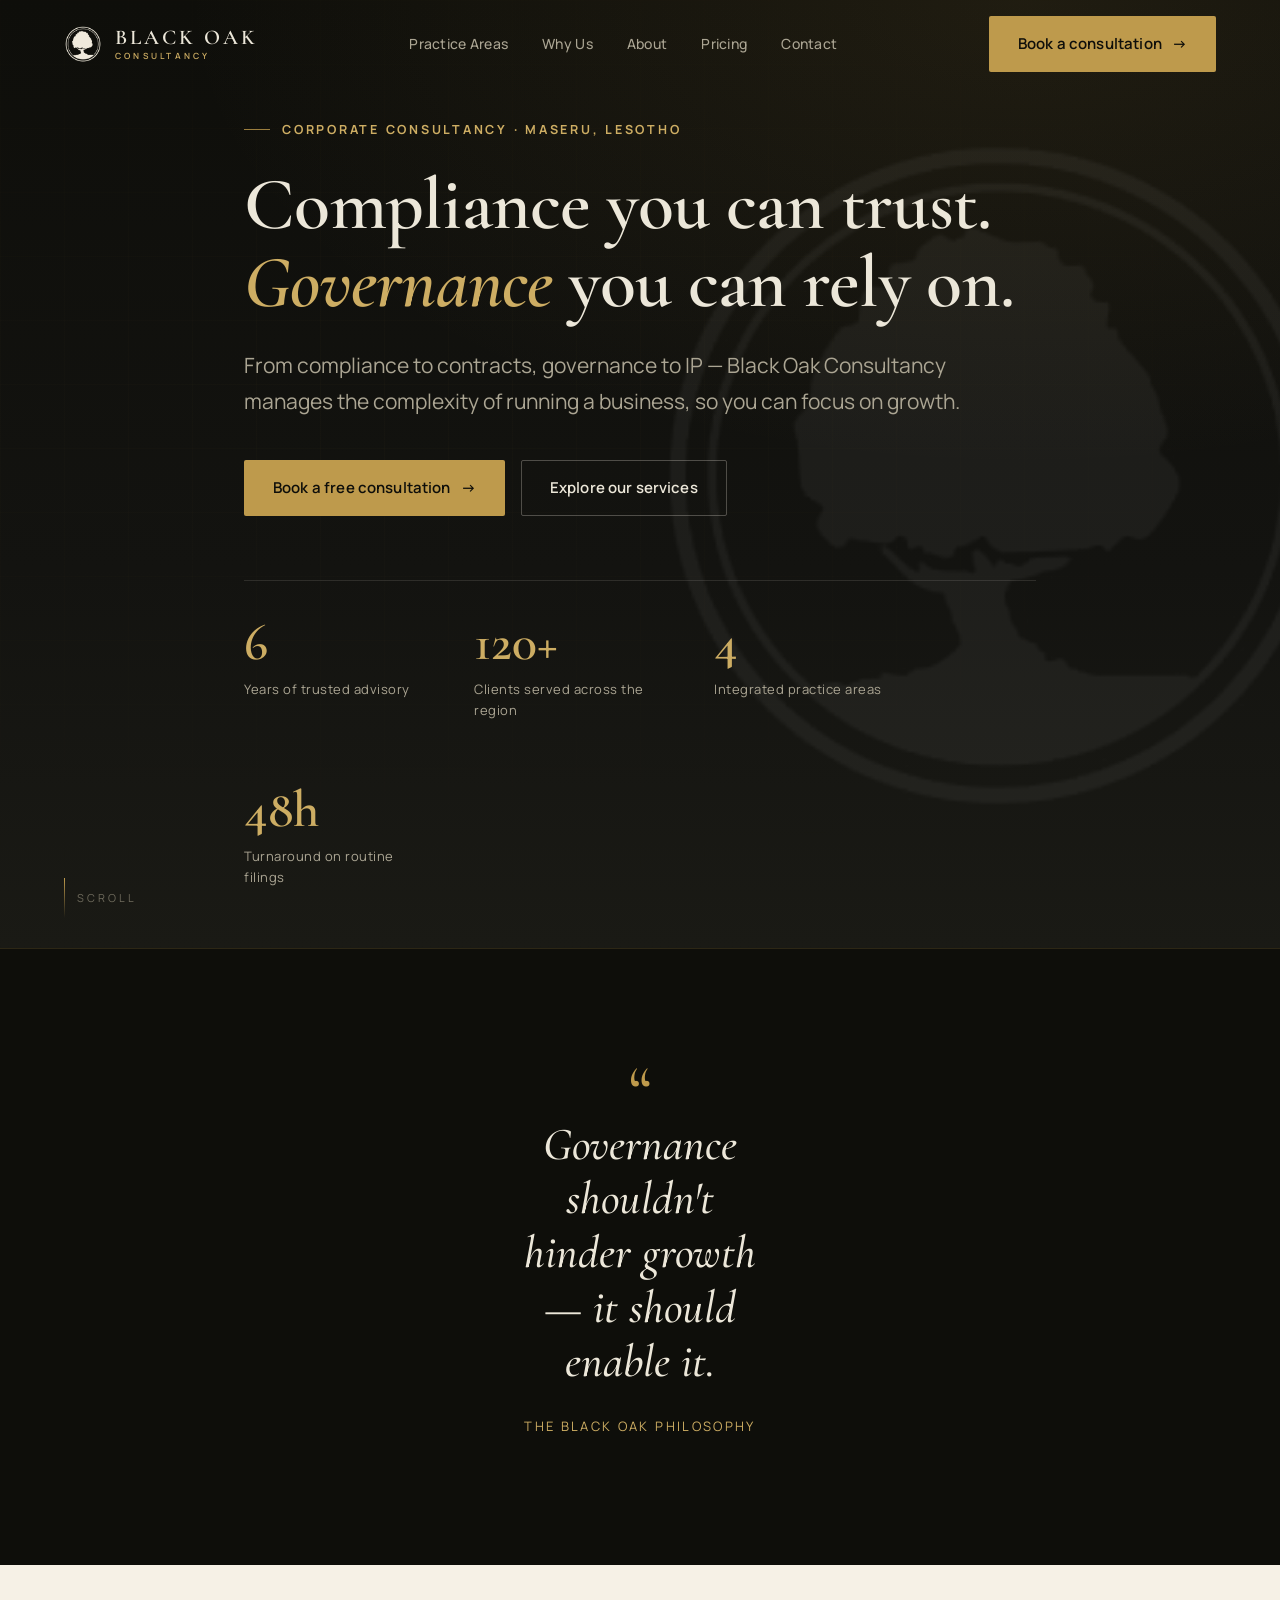
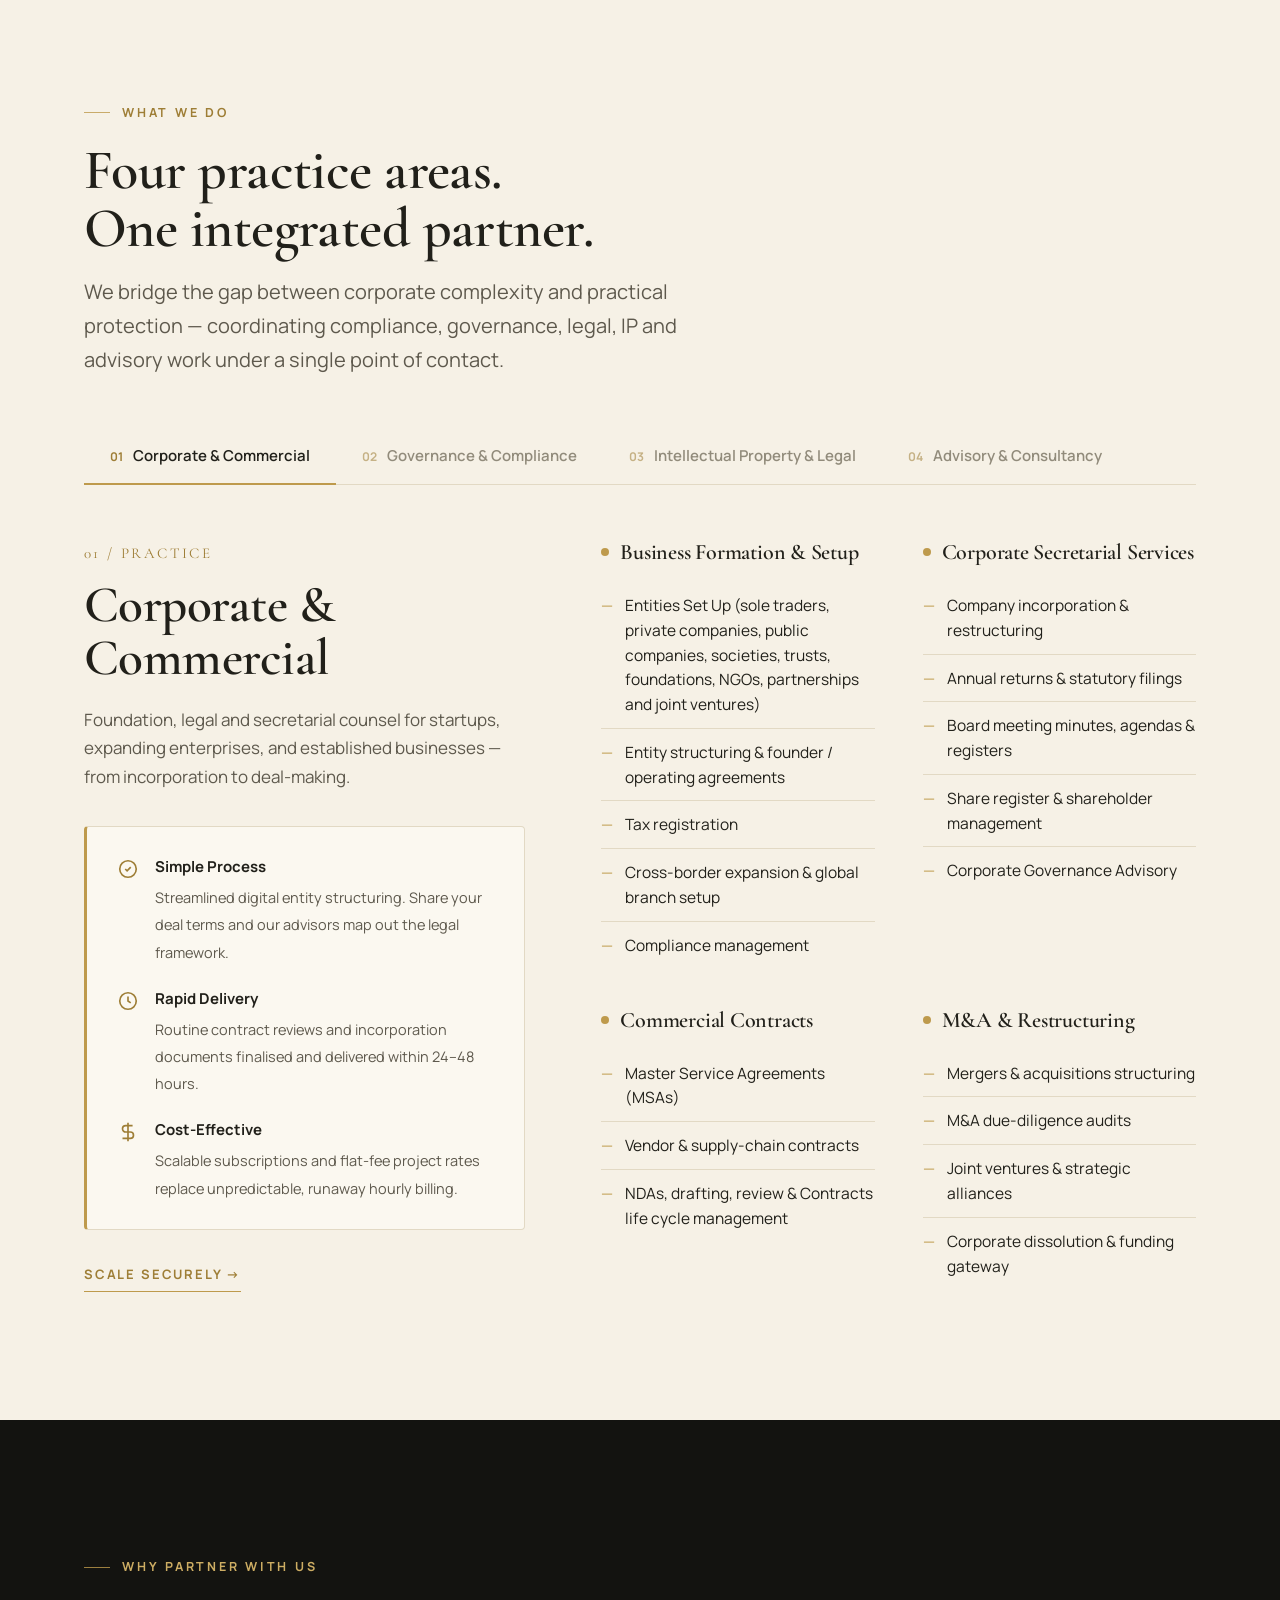
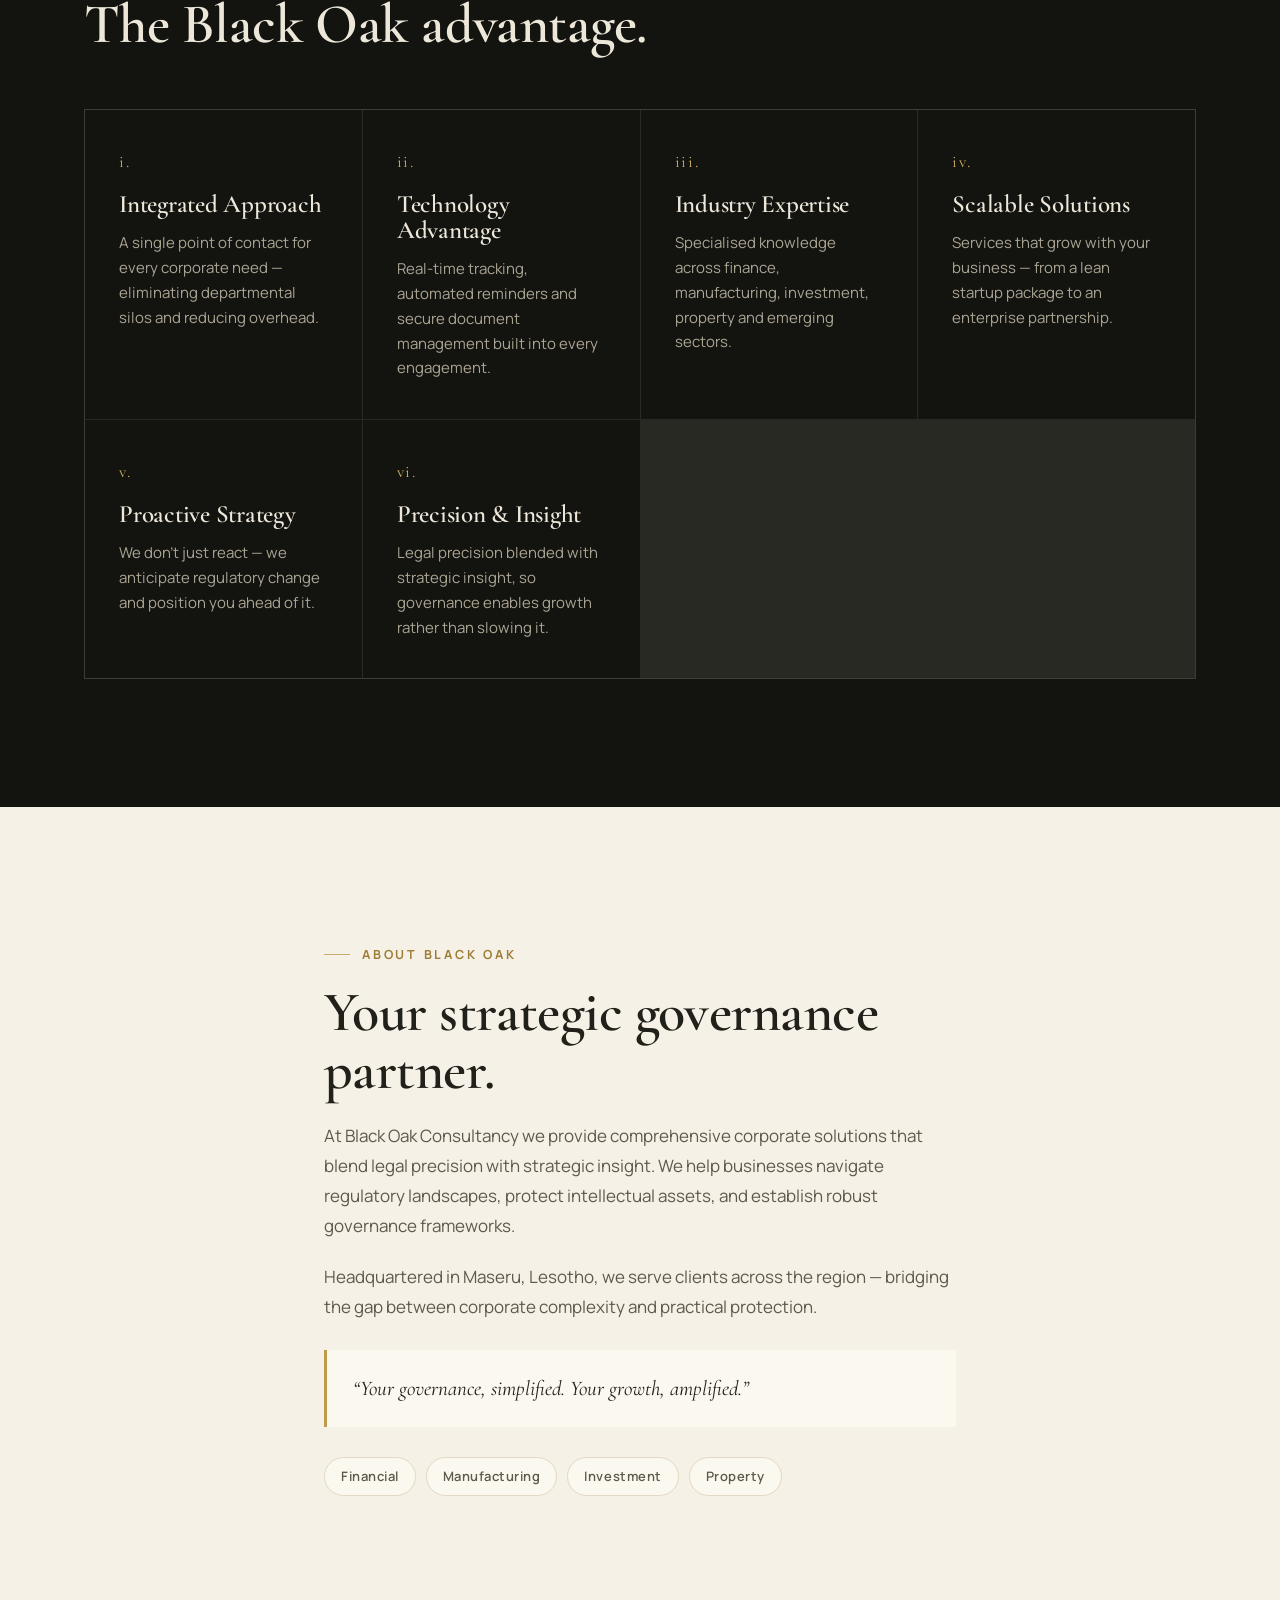
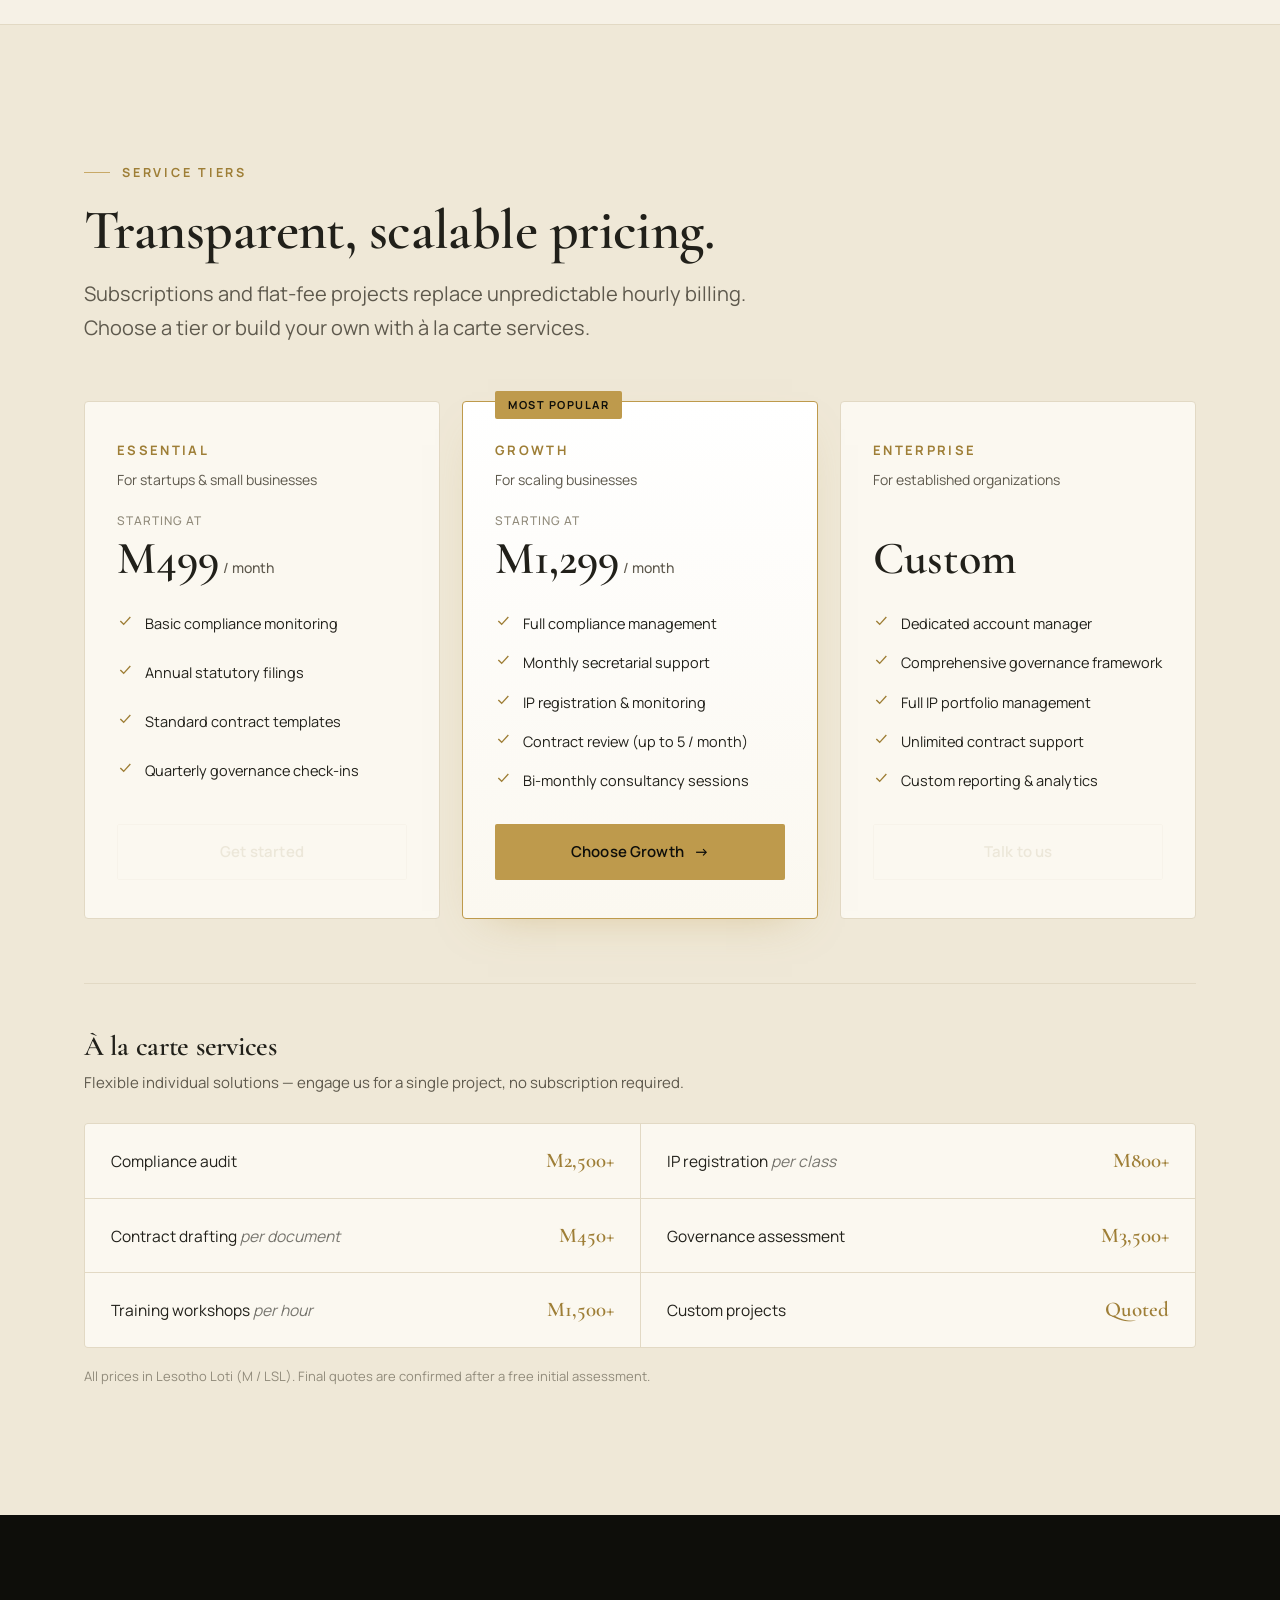
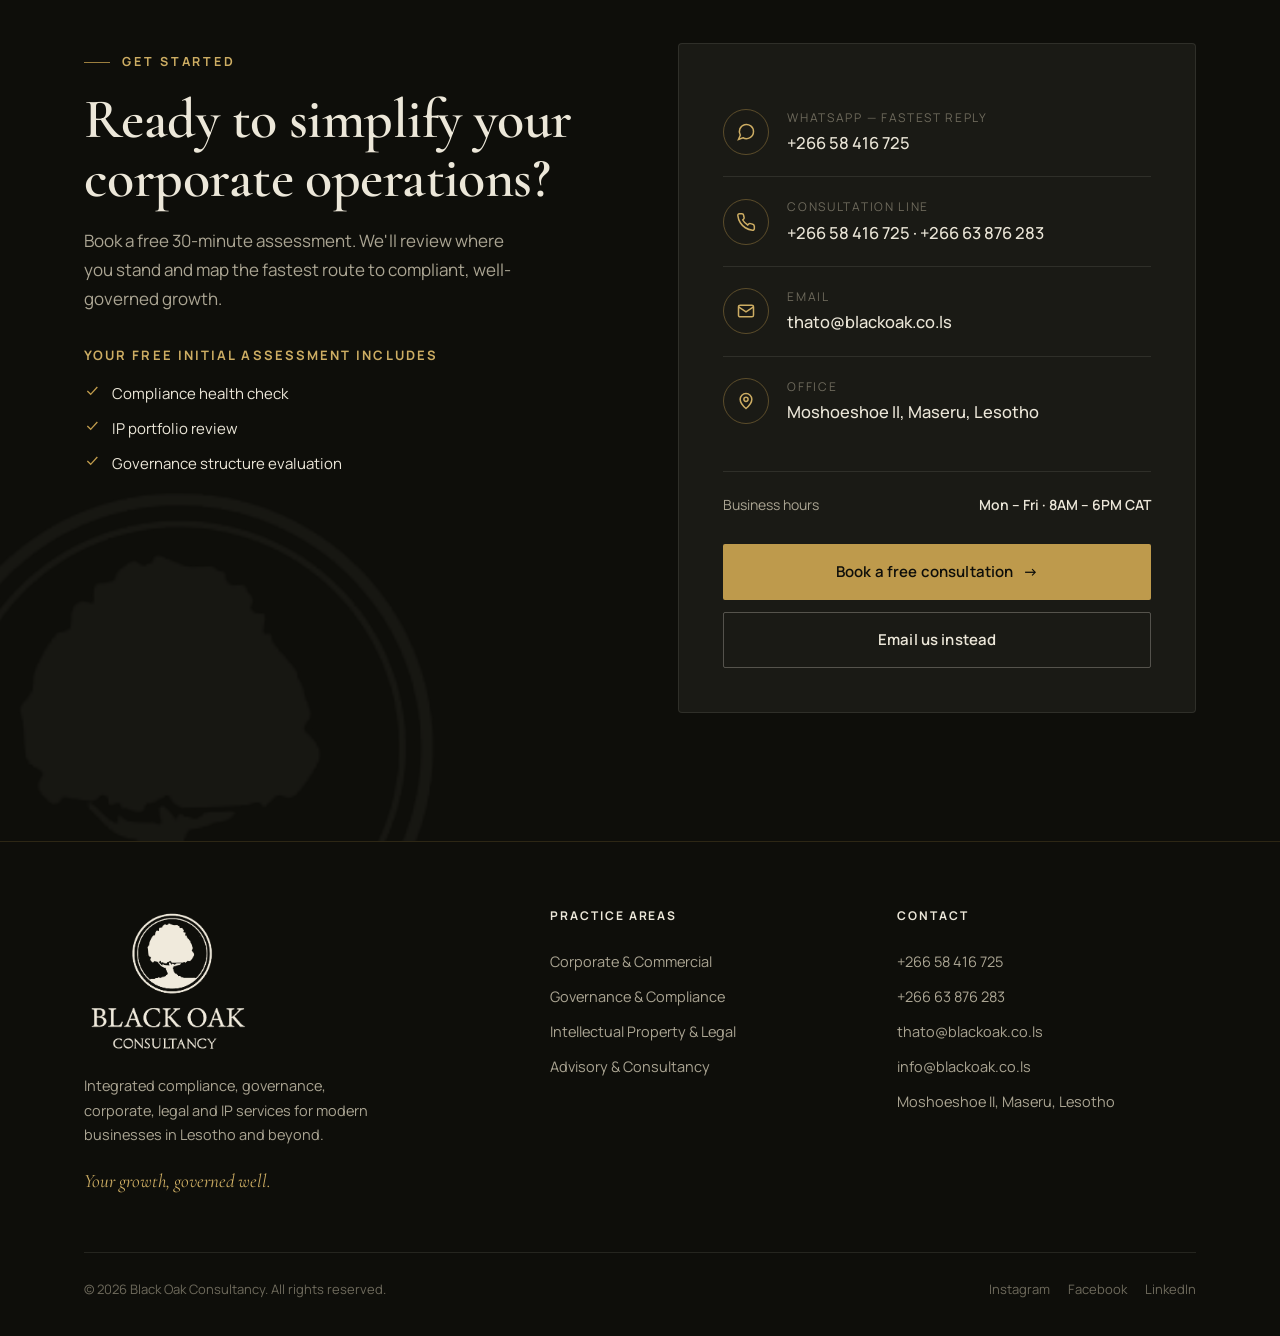
<file: index.html>
<!DOCTYPE html>
<html lang="en">
<head>
<meta charset="UTF-8" />
<meta name="viewport" content="width=device-width, initial-scale=1.0" />
<title>Black Oak Consultancy — Compliance you can trust. Governance you can rely on.</title>
<meta name="description" content="Black Oak Consultancy — integrated compliance, governance, corporate, legal and IP services in Maseru, Lesotho." />
<link rel="icon" type="image/png" href="assets/logo-mark-dark.png" />
<link rel="preconnect" href="https://fonts.googleapis.com" />
<link rel="preconnect" href="https://fonts.gstatic.com" crossorigin />
<link href="https://fonts.googleapis.com/css2?family=Cormorant+Garamond:ital,wght@0,500;0,600;0,700;1,500;1,600&family=Manrope:wght@400;500;600;700;800&display=swap" rel="stylesheet" />
<link href="https://fonts.googleapis.com/css2?family=Material+Symbols+Outlined:opsz,wght,FILL,GRAD@24,400,0,0" rel="stylesheet" />
<link rel="stylesheet" href="styles.css" />
</head>
<body>

<!-- ============ NAV ============ -->
<nav class="nav" id="nav">
  <a class="nav-brand" href="#top" aria-label="Black Oak Consultancy home">
    <img src="assets/logo-mark-cream.png" alt="Black Oak Consultancy mark" />
    <span class="bn">BLACK OAK<small>CONSULTANCY</small></span>
  </a>
  <div class="nav-links">
    <a href="#practice">Practice Areas</a>
    <a href="#why">Why Us</a>
    <a href="#about">About</a>
    <a href="#pricing">Pricing</a>
    <a href="#contact">Contact</a>
    <a href="#contact" class="nav-mobile-cta btn btn-gold">Book a consultation <span class="arr">&rarr;</span></a>
  </div>
  <div class="nav-cta">
    <a href="#contact" class="btn btn-gold">Book a consultation <span class="arr">&rarr;</span></a>
    <button class="nav-toggle" id="navToggle" aria-label="Open menu"><span></span><span></span><span></span></button>
  </div>
</nav>

<!-- ============ HERO ============ -->
<header class="hero" id="top">
  <img class="hero-mark" src="assets/logo-mark-cream.png" alt="" aria-hidden="true" />
  <div class="hero-grid-lines" aria-hidden="true"></div>
  <div class="wrap hero-inner">
    <span class="eyebrow on-dark" id="hero-eyebrow"></span>
    <h1 class="h-display" id="hero-headline"></h1>
    <p class="hero-sub" id="hero-sub"></p>
    <div class="hero-actions">
      <a href="#contact" class="btn btn-gold" id="hero-cta-primary"><span class="arr">&rarr;</span></a>
      <a href="#practice" class="btn btn-ghost-dark" id="hero-cta-secondary"></a>
    </div>
    <div class="hero-stats" id="hero-stats"></div>
  </div>
  <div class="scroll-cue">Scroll</div>
</header>

<!-- ============ PHILOSOPHY BAND ============ -->
<section class="band section">
  <div class="wrap">
    <div class="band-quote reveal">
      <span class="mark">&ldquo;</span>
      <p id="philosophy-text"></p>
      <cite>The Black Oak Philosophy</cite>
    </div>
  </div>
</section>

<!-- ============ PRACTICE AREAS ============ -->
<section class="practice section" id="practice">
  <div class="wrap">
    <div class="section-head reveal">
      <span class="eyebrow">What we do</span>
      <h2 class="h-section" id="services-heading"></h2>
      <p class="lede" id="services-intro"></p>
    </div>
    <div class="tabs reveal" role="tablist" id="services-tabs"></div>
    <div id="services-panels"></div>
  </div>
</section>

<!-- ============ WHY US ============ -->
<section class="why section" id="why">
  <div class="wrap">
    <div class="section-head reveal">
      <span class="eyebrow on-dark">Why partner with us</span>
      <h2 class="h-section" style="color:var(--on-dark)" id="why-heading"></h2>
    </div>
    <div class="why-grid reveal" id="why-grid"></div>
  </div>
</section>

<!-- ============ ABOUT ============ -->
<section class="about section" id="about">
  <div class="wrap about-grid">
    <div class="about-copy reveal">
      <span class="eyebrow">About Black Oak</span>
      <h2 class="h-section" id="about-heading"></h2>
      <div id="about-paragraphs"></div>
      <div class="about-phil" id="about-philosophy"></div>
      <div class="industries" id="about-industries"></div>
    </div>
  </div>
</section>

<!-- ============ PRICING ============ -->
<section class="pricing section" id="pricing">
  <div class="wrap">
    <div class="section-head reveal">
      <span class="eyebrow">Service tiers</span>
      <h2 class="h-section" id="pricing-heading"></h2>
      <p class="lede" id="pricing-intro"></p>
    </div>
    <div class="tiers reveal" id="pricing-tiers"></div>
    <div class="alacarte reveal" id="pricing-alacarte"></div>
  </div>
</section>


<!-- ============ CONTACT ============ -->
<section class="contact section" id="contact">
  <img class="contact-mark" src="assets/logo-mark-cream.png" alt="" aria-hidden="true" />
  <div class="wrap contact-grid">
    <div class="contact-copy reveal">
      <span class="eyebrow on-dark">Get started</span>
      <h2 class="h-section" style="color:var(--on-dark)" id="contact-heading"></h2>
      <p id="contact-intro"></p>
      <div class="assessment">
        <div class="ttl">Your free initial assessment includes</div>
        <ul id="contact-assessment"></ul>
      </div>
    </div>
    <div class="contact-card reveal" id="contact-channels"></div>
  </div>
</section>

<!-- ============ FOOTER ============ -->
<footer class="footer">
  <div class="wrap">
    <div class="footer-top">
      <div class="footer-brand">
        <img src="assets/logo-cream-full.png" alt="Black Oak Consultancy" />
        <p>Integrated compliance, governance, corporate, legal and IP services for modern businesses in Lesotho and beyond.</p>
        <div class="footer-tag">Your growth, governed well.</div>
      </div>
      <div class="footer-col">
        <h5>Practice Areas</h5>
        <a href="#practice">Corporate &amp; Commercial</a>
        <a href="#practice">Governance &amp; Compliance</a>
        <a href="#practice">Intellectual Property &amp; Legal</a>
        <a href="#practice">Advisory &amp; Consultancy</a>
      </div>
      <div class="footer-col" id="footer-contact">
        <h5>Contact</h5>
      </div>
    </div>
    <div class="footer-bottom">
      <span>&copy; <span id="year"></span> Black Oak Consultancy. All rights reserved.</span>
      <div class="socials" id="footer-socials"></div>
    </div>
  </div>
</footer>

<script src="app.js"></script>
</body>
</html>
</file>
<file: styles.css>
/* ===========================================================
   BLACK OAK CONSULTANCY — site styles
   Palette: warm charcoal ink · antique gold · cream paper
   Type:    Cormorant Garamond (display) · Manrope (text)
   =========================================================== */

:root {
  /* ink / dark */
  --ink-900: #0E0E0A;
  --ink-850: #131310;
  --ink-800: #1A1A15;
  --ink-700: #24241D;
  --ink-600: #33332A;

  /* paper / light */
  --paper:    #F6F1E6;
  --paper-2:  #FBF8F0;
  --paper-3:  #EFE8D7;
  --card-line:#E2D9C4;

  /* gold accent */
  --gold:      #BE9A4C;
  --gold-soft: #CDAD63;
  --gold-deep: #9E7E36;
  --gold-glow: rgba(190,154,76,0.16);

  /* text */
  --on-dark:        #ECE7D9;
  --on-dark-muted:  #ABA593;
  --on-dark-faint:  #6E6A5C;
  --on-light:       #21201A;
  --on-light-muted: #5E594D;
  --on-light-faint: #918B7B;

  --serif: "Cormorant Garamond", Georgia, "Times New Roman", serif;
  --sans:  "Manrope", system-ui, -apple-system, sans-serif;

  --maxw: 1240px;
  --gut: clamp(20px, 5vw, 64px);
  --radius: 4px;

  --ease: cubic-bezier(0.22, 0.61, 0.36, 1);
}

* { box-sizing: border-box; margin: 0; padding: 0; }
html { scroll-behavior: smooth; -webkit-text-size-adjust: 100%; scroll-padding-top: 84px; }
body {
  font-family: var(--sans);
  background: var(--paper);
  color: var(--on-light);
  line-height: 1.6;
  font-size: 17px;
  -webkit-font-smoothing: antialiased;
  text-rendering: optimizeLegibility;
  overflow-x: hidden;
}
img { display: block; max-width: 100%; }
a { color: inherit; text-decoration: none; }
::selection { background: var(--gold); color: var(--ink-900); }

/* ---------- shared layout ---------- */
.wrap { width: 100%; max-width: var(--maxw); margin-inline: auto; padding-inline: var(--gut); }
.section { padding-block: clamp(72px, 10vw, 132px); }
.eyebrow {
  font-family: var(--sans);
  font-size: 12.5px;
  font-weight: 700;
  letter-spacing: 0.22em;
  text-transform: uppercase;
  color: var(--gold-deep);
  display: inline-flex;
  align-items: center;
  gap: 12px;
}
.eyebrow::before { content: ""; width: 26px; height: 1px; background: var(--gold); opacity: .8; }
.eyebrow.center::after { content: ""; width: 26px; height: 1px; background: var(--gold); opacity: .8; }
.eyebrow.on-dark { color: var(--gold-soft); }

h1, h2, h3, h4 { font-family: var(--serif); font-weight: 600; line-height: 1.04; letter-spacing: -0.01em; }
.h-display { font-size: clamp(38px, 6vw, 74px); font-weight: 600; line-height: 1.06; }
.h-section { font-size: clamp(33px, 5vw, 56px); }
.lede { font-size: clamp(17px, 1.6vw, 20px); color: var(--on-light-muted); max-width: 56ch; line-height: 1.7; }

/* ---------- buttons ---------- */
.btn {
  display: inline-flex; align-items: center; gap: 10px;
  font-family: var(--sans); font-weight: 600; font-size: 15px;
  letter-spacing: 0.01em;
  padding: 15px 28px; border-radius: 2px; cursor: pointer;
  border: 1px solid transparent; transition: all .35s var(--ease);
  white-space: nowrap;
}
.btn .arr { transition: transform .35s var(--ease); }
.btn:hover .arr { transform: translateX(4px); }
.btn-gold { background: var(--gold); color: var(--ink-900); }
.btn-gold:hover { background: var(--gold-soft); box-shadow: 0 12px 30px -10px var(--gold-glow); }
.btn-ghost-dark { border-color: rgba(236,231,217,0.28); color: var(--on-dark); }
.btn-ghost-dark:hover { border-color: var(--gold-soft); color: var(--gold-soft); }
.btn-ghost-light { border-color: var(--card-line); color: var(--on-light); }
.btn-ghost-light:hover { border-color: var(--gold); color: var(--gold-deep); }

.link-arrow {
  display: inline-flex; align-items: center; gap: 10px;
  font-family: var(--sans); font-weight: 700; font-size: 13px;
  letter-spacing: 0.14em; text-transform: uppercase;
  color: var(--gold-deep); padding-bottom: 6px;
  border-bottom: 1px solid var(--gold); width: fit-content;
  transition: gap .3s var(--ease);
}
.link-arrow:hover { gap: 16px; }

/* ===========================================================
   NAV
   =========================================================== */
.nav {
  position: fixed; inset: 0 0 auto 0; z-index: 100;
  display: flex; align-items: center; justify-content: space-between;
  padding: 16px var(--gut);
  transition: background .4s var(--ease), padding .4s var(--ease), box-shadow .4s var(--ease);
}
.nav.scrolled {
  background: rgba(14,14,10,0.92);
  backdrop-filter: blur(14px);
  padding-block: 11px;
  box-shadow: 0 1px 0 rgba(190,154,76,0.18);
}
.nav-brand { display: flex; align-items: center; gap: 13px; }
.nav-brand img { width: 38px; height: 38px; object-fit: contain; }
.nav-brand .bn {
  font-family: var(--serif); font-size: 21px; font-weight: 600;
  letter-spacing: 0.14em; color: var(--on-dark); line-height: 1;
}
.nav-brand .bn small { display: block; font-family: var(--sans); font-size: 8.5px; font-weight: 600; letter-spacing: 0.38em; color: var(--gold-soft); margin-top: 4px; }
.nav-links { display: flex; align-items: center; gap: 34px; }
.nav-links a {
  font-size: 14px; font-weight: 500; color: var(--on-dark-muted);
  letter-spacing: 0.02em; transition: color .25s; position: relative;
}
.nav-links a:hover { color: var(--on-dark); }
.nav-links a::after {
  content: ""; position: absolute; left: 0; bottom: -6px; height: 1px; width: 0;
  background: var(--gold); transition: width .3s var(--ease);
}
.nav-links a:hover::after { width: 100%; }
.nav-cta { display: flex; align-items: center; gap: 18px; }
.nav-toggle { display: none; background: none; border: 0; cursor: pointer; flex-direction: column; gap: 5px; padding: 8px; }
.nav-toggle span { width: 24px; height: 2px; background: var(--on-dark); transition: .3s; }

/* ===========================================================
   HERO
   =========================================================== */
.hero {
  position: relative; min-height: 100vh; display: flex; align-items: center;
  background:
    radial-gradient(120% 90% at 80% 0%, rgba(190,154,76,0.10), transparent 55%),
    linear-gradient(180deg, var(--ink-900), var(--ink-850) 60%, var(--ink-800));
  color: var(--on-dark); overflow: hidden;
  padding-top: 110px; padding-bottom: 60px;
}
.hero-mark {
  position: absolute; right: -6%; top: 50%; transform: translateY(-50%);
  width: min(58vw, 720px); opacity: 0.05; pointer-events: none;
  filter: saturate(0);
}
.hero-grid-lines {
  position: absolute; inset: 0; pointer-events: none; opacity: .5;
  background-image: linear-gradient(rgba(190,154,76,0.05) 1px, transparent 1px),
                    linear-gradient(90deg, rgba(190,154,76,0.05) 1px, transparent 1px);
  background-size: 64px 64px;
  -webkit-mask-image: radial-gradient(120% 80% at 30% 40%, #000, transparent 75%);
          mask-image: radial-gradient(120% 80% at 30% 40%, #000, transparent 75%);
}
.hero-inner { position: relative; z-index: 2; max-width: 920px; }
.hero h1 { margin: 26px 0 0; }
.hero h1 .gold { color: var(--gold-soft); font-style: italic; }
.hero-sub { margin-top: 26px; font-size: clamp(17px, 1.7vw, 21px); color: var(--on-dark-muted); max-width: 60ch; line-height: 1.7; }
.hero-actions { margin-top: 40px; display: flex; flex-wrap: wrap; gap: 16px; }
.hero-stats {
  margin-top: 64px; display: flex; flex-wrap: wrap; gap: clamp(28px, 5vw, 72px);
  padding-top: 36px; border-top: 1px solid rgba(236,231,217,0.12);
}
.hero-stat .num { font-family: var(--serif); font-size: clamp(36px, 4.5vw, 52px); font-weight: 600; color: var(--gold-soft); line-height: 1; }
.hero-stat .lbl { margin-top: 10px; font-size: 13px; letter-spacing: 0.04em; color: var(--on-dark-muted); max-width: 22ch; }
.scroll-cue {
  position: absolute; left: var(--gut); bottom: 30px; z-index: 2;
  font-size: 11px; letter-spacing: 0.28em; text-transform: uppercase; color: var(--on-dark-faint);
  display: flex; align-items: center; gap: 12px;
}
.scroll-cue::before { content: ""; width: 1px; height: 40px; background: linear-gradient(var(--gold), transparent); animation: cue 2.4s var(--ease) infinite; }
@keyframes cue { 0%,100%{opacity:.3; transform:scaleY(.7) } 50%{opacity:1; transform:scaleY(1)} }

/* ===========================================================
   PHILOSOPHY BAND
   =========================================================== */
.band {
  background: var(--ink-900); color: var(--on-dark);
  border-top: 1px solid rgba(190,154,76,0.18);
}
.band-quote { text-align: center; max-width: 26ch; margin-inline: auto; }
.band-quote .mark { font-family: var(--serif); font-size: 72px; color: var(--gold); line-height: .4; display: block; height: 40px; }
.band-quote p { font-family: var(--serif); font-size: clamp(28px, 4vw, 46px); font-weight: 500; font-style: italic; line-height: 1.18; color: var(--on-dark); }
.band-quote cite { display: block; margin-top: 28px; font-family: var(--sans); font-style: normal; font-size: 13px; letter-spacing: 0.18em; text-transform: uppercase; color: var(--gold-soft); }

/* ===========================================================
   PRACTICE AREAS
   =========================================================== */
.practice { background: var(--paper); }
.section-head { max-width: 720px; }
.section-head h2 { margin-top: 18px; }
.section-head p { margin-top: 18px; }

.tabs {
  margin-top: 52px; display: flex; flex-wrap: wrap; gap: 0;
  border-bottom: 1px solid var(--card-line);
}
.tab {
  appearance: none; background: none; border: 0; cursor: pointer;
  font-family: var(--sans); font-size: 15px; font-weight: 600; color: var(--on-light-faint);
  padding: 16px 26px 18px; position: relative; transition: color .3s;
  display: flex; align-items: baseline; gap: 10px;
}
.tab .ti { font-size: 12px; font-weight: 700; color: var(--gold-deep); opacity: .55; }
.tab:hover { color: var(--on-light); }
.tab.active { color: var(--on-light); }
.tab.active .ti { opacity: 1; }
.tab::after {
  content: ""; position: absolute; left: 0; right: 0; bottom: -1px; height: 2px;
  background: var(--gold); transform: scaleX(0); transform-origin: left; transition: transform .35s var(--ease);
}
.tab.active::after { transform: scaleX(1); }

.panel { display: none; padding-top: 56px; }
.panel.active { display: grid; grid-template-columns: minmax(0, 1fr) minmax(0, 1.35fr); gap: clamp(40px, 6vw, 88px); animation: fade .5s var(--ease); }
@keyframes fade { from { opacity: 0; transform: translateY(12px); } to { opacity: 1; transform: none; } }

.panel-left .pa-num { font-family: var(--serif); font-size: 15px; letter-spacing: 0.16em; color: var(--gold-deep); text-transform: uppercase; }
.panel-left h3 { font-size: clamp(34px, 4vw, 52px); margin-top: 14px; }
.panel-left .pa-desc { margin-top: 20px; color: var(--on-light-muted); font-size: 17px; line-height: 1.7; max-width: 42ch; }
.value-card {
  margin-top: 34px; background: var(--paper-2); border: 1px solid var(--card-line);
  border-left: 3px solid var(--gold); border-radius: var(--radius); padding: 28px 30px;
  display: grid; gap: 22px;
}
.value-row { display: grid; grid-template-columns: 22px 1fr; gap: 16px; align-items: start; }
.value-row svg { width: 22px; height: 22px; stroke: var(--gold-deep); margin-top: 3px; }
.value-row b { font-family: var(--sans); font-weight: 700; font-size: 15px; color: var(--on-light); display: block; margin-bottom: 4px; }
.value-row span { font-size: 14.5px; color: var(--on-light-muted); line-height: 1.55; }
.panel-left .link-arrow { margin-top: 34px; }

.panel-right { display: grid; grid-template-columns: 1fr 1fr; gap: 40px 48px; align-content: start; }
.svc-group h4 { display: flex; align-items: center; gap: 11px; font-size: 22px; font-weight: 600; }
.svc-group h4::before { content: ""; width: 8px; height: 8px; border-radius: 50%; background: var(--gold); flex: none; }
.svc-list { margin-top: 18px; display: grid; gap: 0; }
.svc-list li { list-style: none; display: flex; gap: 12px; align-items: baseline; padding: 11px 0; border-top: 1px solid var(--card-line); font-size: 15.5px; color: var(--on-light); }
.svc-list li:first-child { border-top: 0; }
.svc-list li .dash { color: var(--gold); flex: none; }
@media (max-width: 560px) { .panel-right { grid-template-columns: 1fr; } }

/* ===========================================================
   APPROACH / WHY US
   =========================================================== */
.why { background: var(--ink-850); color: var(--on-dark); }
.why-grid { margin-top: 56px; display: grid; grid-template-columns: repeat(auto-fit, minmax(250px, 1fr)); gap: 1px; background: rgba(236,231,217,0.1); border: 1px solid rgba(236,231,217,0.1); }
.why-cell { background: var(--ink-850); padding: 38px 34px; transition: background .4s var(--ease); }
.why-cell:hover { background: var(--ink-800); }
.why-cell .wi { font-family: var(--serif); font-size: 17px; color: var(--gold-soft); letter-spacing: 0.1em; }
.why-cell h4 { font-size: 25px; margin-top: 16px; color: var(--on-dark); }
.why-cell p { margin-top: 14px; font-size: 15px; color: var(--on-dark-muted); line-height: 1.65; }

/* ===========================================================
   ABOUT / STATS
   =========================================================== */
.about { background: var(--paper); position: relative; }
.about-grid { display: grid; grid-template-columns: 1fr; gap: clamp(40px, 6vw, 90px); align-items: center; max-width: 760px; }
.about-copy h2 { margin-top: 18px; }
.about-copy p { margin-top: 22px; color: var(--on-light-muted); font-size: 17px; line-height: 1.75; }
.about-phil { margin-top: 28px; padding: 22px 26px; border-left: 3px solid var(--gold); background: var(--paper-2); font-family: var(--serif); font-style: italic; font-size: 21px; color: var(--on-light); }
.about-stats { display: grid; grid-template-columns: 1fr 1fr; gap: 1px; background: var(--card-line); border: 1px solid var(--card-line); }
.about-stats .st { background: var(--paper-2); padding: 40px 32px; }
.about-stats .st .num { font-family: var(--serif); font-size: clamp(46px, 6vw, 70px); font-weight: 600; color: var(--on-light); line-height: 1; }
.about-stats .st .num span { color: var(--gold); }
.about-stats .st .lbl { margin-top: 12px; font-size: 14px; color: var(--on-light-muted); letter-spacing: 0.02em; }
.industries { margin-top: 30px; display: flex; flex-wrap: wrap; gap: 10px; }
.industries .chip { font-size: 13px; font-weight: 600; letter-spacing: 0.04em; color: var(--on-light-muted); border: 1px solid var(--card-line); border-radius: 100px; padding: 8px 16px; background: var(--paper-2); }

/* ===========================================================
   PRICING  (light — deep-cream shelf, balances the page)
   =========================================================== */
.pricing { background: var(--paper-3); color: var(--on-light); border-top: 1px solid var(--card-line); }
.tiers { margin-top: 56px; display: grid; grid-template-columns: repeat(auto-fit, minmax(258px, 1fr)); gap: 22px; }
.tier {
  background: var(--paper-2); border: 1px solid var(--card-line);
  border-radius: var(--radius); padding: 38px 32px; display: flex; flex-direction: column;
  transition: transform .4s var(--ease), border-color .4s var(--ease), box-shadow .4s var(--ease);
}
.tier:hover { transform: translateY(-6px); border-color: var(--gold); box-shadow: 0 24px 50px -28px rgba(30,26,16,0.45); }
.tier.featured { background: linear-gradient(180deg, #fff 0%, var(--paper-2) 100%); border-color: var(--gold); box-shadow: 0 18px 44px -26px rgba(190,154,76,0.5); position: relative; }
.tier.featured::before {
  content: "Most Popular"; position: absolute; top: -11px; left: 32px;
  background: var(--gold); color: var(--ink-900); font-size: 11px; font-weight: 700;
  letter-spacing: 0.14em; text-transform: uppercase; padding: 5px 13px; border-radius: 2px;
}
.tier .t-name { font-family: var(--sans); font-size: 13px; font-weight: 700; letter-spacing: 0.18em; text-transform: uppercase; color: var(--gold-deep); }
.tier .t-for { margin-top: 8px; font-size: 14px; color: var(--on-light-muted); }
.tier .t-price { margin-top: 24px; font-family: var(--serif); font-weight: 600; line-height: 1; }
.tier .t-price .amt { font-size: 46px; color: var(--on-light); }
.tier .t-price .per { font-family: var(--sans); font-size: 14px; font-weight: 500; color: var(--on-light-muted); }
.tier .t-price .start { display: block; font-family: var(--sans); font-size: 12px; font-weight: 500; letter-spacing: 0.08em; text-transform: uppercase; color: var(--on-light-faint); margin-bottom: 8px; }
.tier ul { list-style: none; margin: 28px 0 32px; display: grid; gap: 13px; flex: 1; }
.tier ul li { display: flex; gap: 12px; align-items: baseline; font-size: 14.5px; color: var(--on-light); }
.tier ul li svg { width: 16px; height: 16px; stroke: var(--gold-deep); flex: none; margin-top: 4px; }
.tier .btn { width: 100%; justify-content: center; }

.alacarte { margin-top: 64px; border-top: 1px solid var(--card-line); padding-top: 48px; }
.alacarte h3 { font-size: 28px; color: var(--on-light); }
.alacarte p.sub { margin-top: 10px; color: var(--on-light-muted); font-size: 15px; }
.alc-table { margin-top: 28px; display: grid; grid-template-columns: 1fr 1fr; gap: 1px 1px; background: var(--card-line); border: 1px solid var(--card-line); border-radius: var(--radius); overflow: hidden; }
.alc-row { background: var(--paper-2); display: flex; align-items: baseline; justify-content: space-between; gap: 18px; padding: 20px 26px; }
.alc-row .svc { font-size: 15.5px; color: var(--on-light); }
.alc-row .price { font-family: var(--serif); font-size: 21px; font-weight: 600; color: var(--gold-deep); white-space: nowrap; }
.alc-note { margin-top: 18px; font-size: 13px; color: var(--on-light-faint); }
@media (max-width: 640px){ .alc-table { grid-template-columns: 1fr; } }

/* ===========================================================
   TESTIMONIALS
   =========================================================== */
.testi { background: var(--paper-3); }
.testi-grid { margin-top: 52px; display: grid; grid-template-columns: repeat(auto-fit, minmax(280px, 1fr)); gap: 22px; }
.quote-card { background: var(--paper-2); border: 1px solid var(--card-line); border-radius: var(--radius); padding: 36px 32px; display: flex; flex-direction: column; }
.quote-card .qm { font-family: var(--serif); font-size: 60px; color: var(--gold); line-height: .6; height: 28px; }
.quote-card blockquote { font-family: var(--serif); font-size: 22px; font-style: italic; line-height: 1.4; color: var(--on-light); margin: 18px 0 26px; flex: 1; }
.quote-card .who { display: flex; align-items: center; gap: 14px; padding-top: 22px; border-top: 1px solid var(--card-line); }
.quote-card .who .av { width: 42px; height: 42px; border-radius: 50%; background: var(--ink-800); color: var(--gold-soft); display: grid; place-items: center; font-family: var(--serif); font-size: 18px; font-weight: 600; flex: none; }
.quote-card .who .meta b { font-family: var(--sans); font-weight: 700; font-size: 15px; display: block; }
.quote-card .who .meta span { font-size: 13px; color: var(--on-light-muted); }

/* ===========================================================
   CLIENTS
   =========================================================== */
.clients { background: var(--ink-850); color: var(--on-dark); }
.clients .section-head { display: flex; flex-direction: column; }
.clients-grid { margin-top: 52px; display: grid; grid-template-columns: repeat(auto-fill, minmax(268px, 1fr)); gap: 18px; }
.client-card {
  display: flex; flex-direction: column; padding: 30px 28px;
  background: var(--ink-800); border: 1px solid rgba(236,231,217,0.09);
  border-radius: var(--radius); transition: transform .4s var(--ease), border-color .4s var(--ease);
}
.client-card:hover { transform: translateY(-5px); border-color: rgba(190,154,76,0.42); }
.client-card .ci {
  width: 48px; height: 48px; border-radius: 11px; display: grid; place-items: center;
  background: var(--gold-glow); border: 1px solid rgba(190,154,76,0.28); color: var(--gold-soft);
  margin-bottom: 22px; transition: background .4s var(--ease);
}
.client-card:hover .ci { background: rgba(190,154,76,0.24); }
.client-card .ci .material-symbols-outlined { font-size: 26px; }
.client-card .sector { font-size: 11.5px; font-weight: 700; letter-spacing: 0.17em; text-transform: uppercase; color: var(--on-dark-faint); }
.client-card .cname { font-family: var(--serif); font-size: 23px; font-weight: 600; color: var(--on-dark); margin-top: 9px; line-height: 1.16; }
.client-card .ctag {
  margin-top: auto; padding-top: 22px; display: flex; align-items: center; gap: 8px;
  font-family: var(--sans); font-size: 12.5px; font-weight: 700; letter-spacing: 0.05em; color: var(--gold-soft);
}
.client-card .ctag .material-symbols-outlined { font-size: 17px; transition: transform .3s var(--ease); }
.client-card:hover .ctag .material-symbols-outlined { transform: translateX(3px); }
.clients-note { margin-top: 30px; font-size: 13.5px; color: var(--on-dark-faint); max-width: 60ch; }

/* ===========================================================
   CONTACT
   =========================================================== */
.contact { background: var(--ink-900); color: var(--on-dark); position: relative; overflow: hidden; }
.contact-mark { position: absolute; left: -8%; bottom: -20%; width: min(46vw, 560px); opacity: .04; pointer-events: none; }
.contact-grid { position: relative; z-index: 2; display: grid; grid-template-columns: 1fr 1fr; gap: clamp(40px, 6vw, 90px); align-items: start; }
.contact-copy h2 { margin-top: 18px; }
.contact-copy p { margin-top: 20px; color: var(--on-dark-muted); font-size: 17px; line-height: 1.7; max-width: 44ch; }
.assessment { margin-top: 32px; }
.assessment .ttl { font-size: 13px; font-weight: 700; letter-spacing: 0.16em; text-transform: uppercase; color: var(--gold-soft); }
.assessment ul { list-style: none; margin-top: 16px; display: grid; gap: 11px; }
.assessment ul li { display: flex; gap: 12px; align-items: baseline; font-size: 15px; color: var(--on-dark); }
.assessment ul li svg { width: 16px; height: 16px; stroke: var(--gold); flex: none; }

.contact-card { background: var(--ink-800); border: 1px solid rgba(236,231,217,0.1); border-radius: var(--radius); padding: clamp(28px, 4vw, 44px); }
.channel { display: flex; align-items: center; gap: 18px; padding: 20px 0; border-top: 1px solid rgba(236,231,217,0.1); transition: padding-left .3s var(--ease); }
.channel:first-of-type { border-top: 0; }
.channel:hover { padding-left: 8px; }
.channel .ic { width: 46px; height: 46px; border-radius: 50%; border: 1px solid rgba(190,154,76,0.4); display: grid; place-items: center; flex: none; transition: background .3s, border-color .3s; }
.channel:hover .ic { background: var(--gold-glow); border-color: var(--gold); }
.channel .ic svg { width: 20px; height: 20px; stroke: var(--gold-soft); }
.channel > span:last-child { display: flex; flex-direction: column; }
.channel .c-label { font-size: 12px; letter-spacing: 0.14em; text-transform: uppercase; color: var(--on-dark-faint); display: block; }
.channel .c-val { font-size: 16.5px; color: var(--on-dark); font-weight: 500; margin-top: 3px; display: block; }
.channel .c-val.serif { font-family: var(--serif); font-size: 19px; }
.contact-card .hours { margin-top: 26px; padding-top: 22px; border-top: 1px solid rgba(236,231,217,0.1); display: flex; justify-content: space-between; font-size: 14px; color: var(--on-dark-muted); }
.contact-card .hours b { color: var(--on-dark); font-weight: 600; }
.contact-card .big-cta { margin-top: 28px; display: grid; gap: 12px; }
.contact-card .big-cta .btn { width: 100%; justify-content: center; }

/* ===========================================================
   FOOTER
   =========================================================== */
.footer { background: var(--ink-900); color: var(--on-dark-muted); border-top: 1px solid rgba(190,154,76,0.18); padding-block: 64px 36px; }
.footer-top { display: grid; grid-template-columns: 1.4fr 1fr 1fr; gap: 48px; }
.footer-brand img { width: 168px; }
.footer-brand p { margin-top: 18px; font-size: 14.5px; line-height: 1.7; max-width: 34ch; }
.footer-tag { margin-top: 18px; font-family: var(--serif); font-style: italic; font-size: 19px; color: var(--gold-soft); }
.footer-col h5 { font-family: var(--sans); font-size: 12px; font-weight: 700; letter-spacing: 0.16em; text-transform: uppercase; color: var(--on-dark); margin-bottom: 18px; }
.footer-col a, .footer-col p { display: block; font-size: 14.5px; color: var(--on-dark-muted); padding: 6px 0; transition: color .25s; }
.footer-col a:hover { color: var(--gold-soft); }
.footer-bottom { margin-top: 56px; padding-top: 26px; border-top: 1px solid rgba(236,231,217,0.1); display: flex; flex-wrap: wrap; gap: 14px; justify-content: space-between; font-size: 13px; color: var(--on-dark-faint); }
.footer-bottom .socials { display: flex; gap: 18px; }
.footer-bottom .socials a:hover { color: var(--gold-soft); }

/* ===========================================================
   reveal-on-scroll
   =========================================================== */
.reveal { opacity: 0; transform: translateY(26px); transition: opacity .8s var(--ease), transform .8s var(--ease); }
.reveal.in { opacity: 1; transform: none; }

/* hide the in-menu CTA on desktop (the nav-cta button covers it) */
.nav-mobile-cta { display: none; }

/* ===========================================================
   RESPONSIVE
   =========================================================== */
@media (max-width: 980px) {
  .panel.active { grid-template-columns: 1fr; gap: 44px; }
  .about-grid, .contact-grid { grid-template-columns: 1fr; }
  .footer-top { grid-template-columns: 1fr 1fr; }
  .footer-brand { grid-column: 1 / -1; }
}
@media (max-width: 820px) {
  .nav-links, .nav-cta .btn { display: none; }
  .nav-toggle { display: flex; }
  .nav.open .nav-links {
    display: flex; flex-direction: column; gap: 4px; position: absolute; top: 100%; left: 0; right: 0;
    background: rgba(14,14,10,0.98); backdrop-filter: blur(14px); padding: 16px var(--gut) 24px;
    border-top: 1px solid rgba(190,154,76,0.2); align-items: stretch;
  }
  .nav.open .nav-links a:not(.nav-mobile-cta) { padding: 15px 2px; border-bottom: 1px solid rgba(236,231,217,0.07); font-size: 16px; color: var(--on-dark); }
  .nav.open .nav-mobile-cta { display: inline-flex; justify-content: center; margin-top: 16px; padding: 16px 28px; }
}
@media (max-width: 560px) {
  body { font-size: 16px; }
  /* practice tabs: scroll horizontally instead of wrapping into a ragged stack */
  .tabs { flex-wrap: nowrap; overflow-x: auto; -webkit-overflow-scrolling: touch; scrollbar-width: none; margin-inline: calc(var(--gut) * -1); padding-inline: var(--gut); }
  .tabs::-webkit-scrollbar { display: none; }
  .tab { padding: 13px 16px 15px; font-size: 14px; white-space: nowrap; flex: none; }
  .panel.active { padding-top: 40px; }
  .about-stats { grid-template-columns: 1fr; }
  .footer-top { grid-template-columns: 1fr; gap: 36px; }
  .footer-bottom { gap: 18px; }
  .hero-stats { gap: 24px 36px; }
  .tiers { gap: 18px; }
  .tier.featured { order: -1; }
}
</file>
